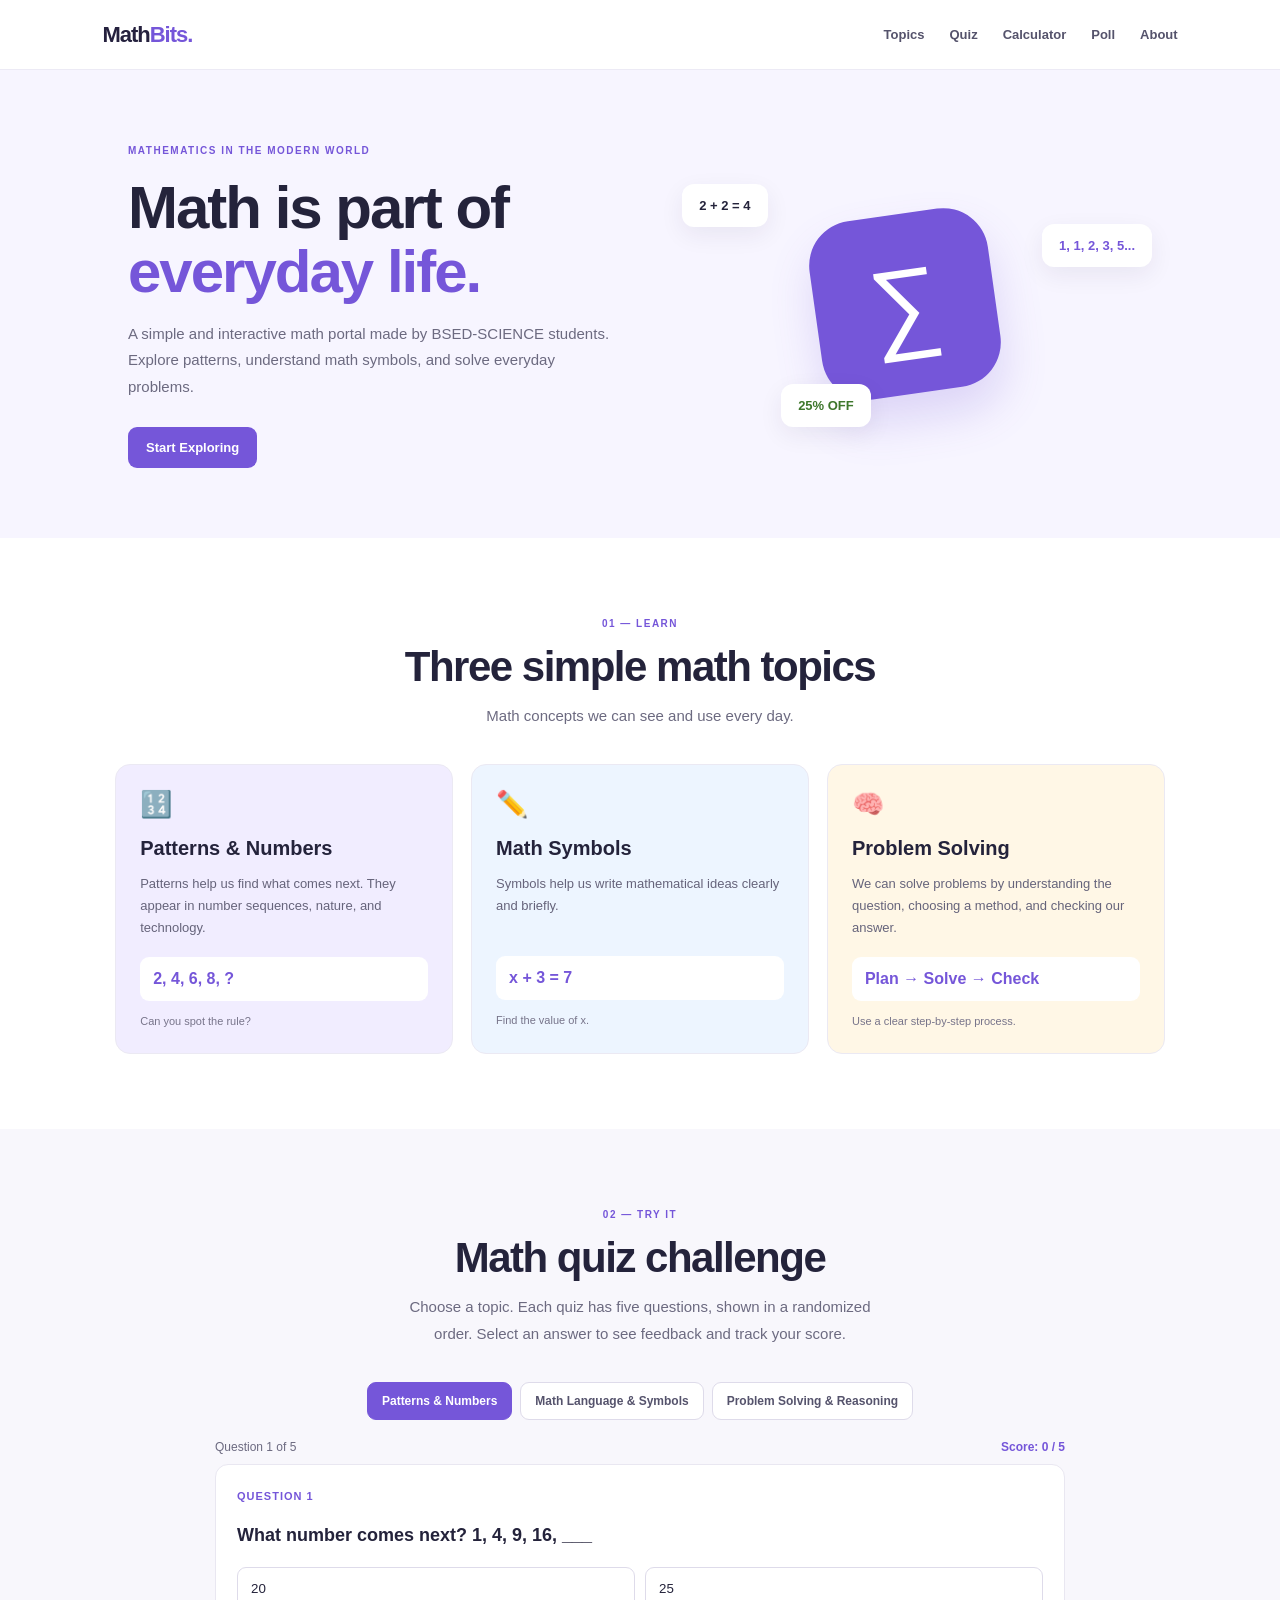
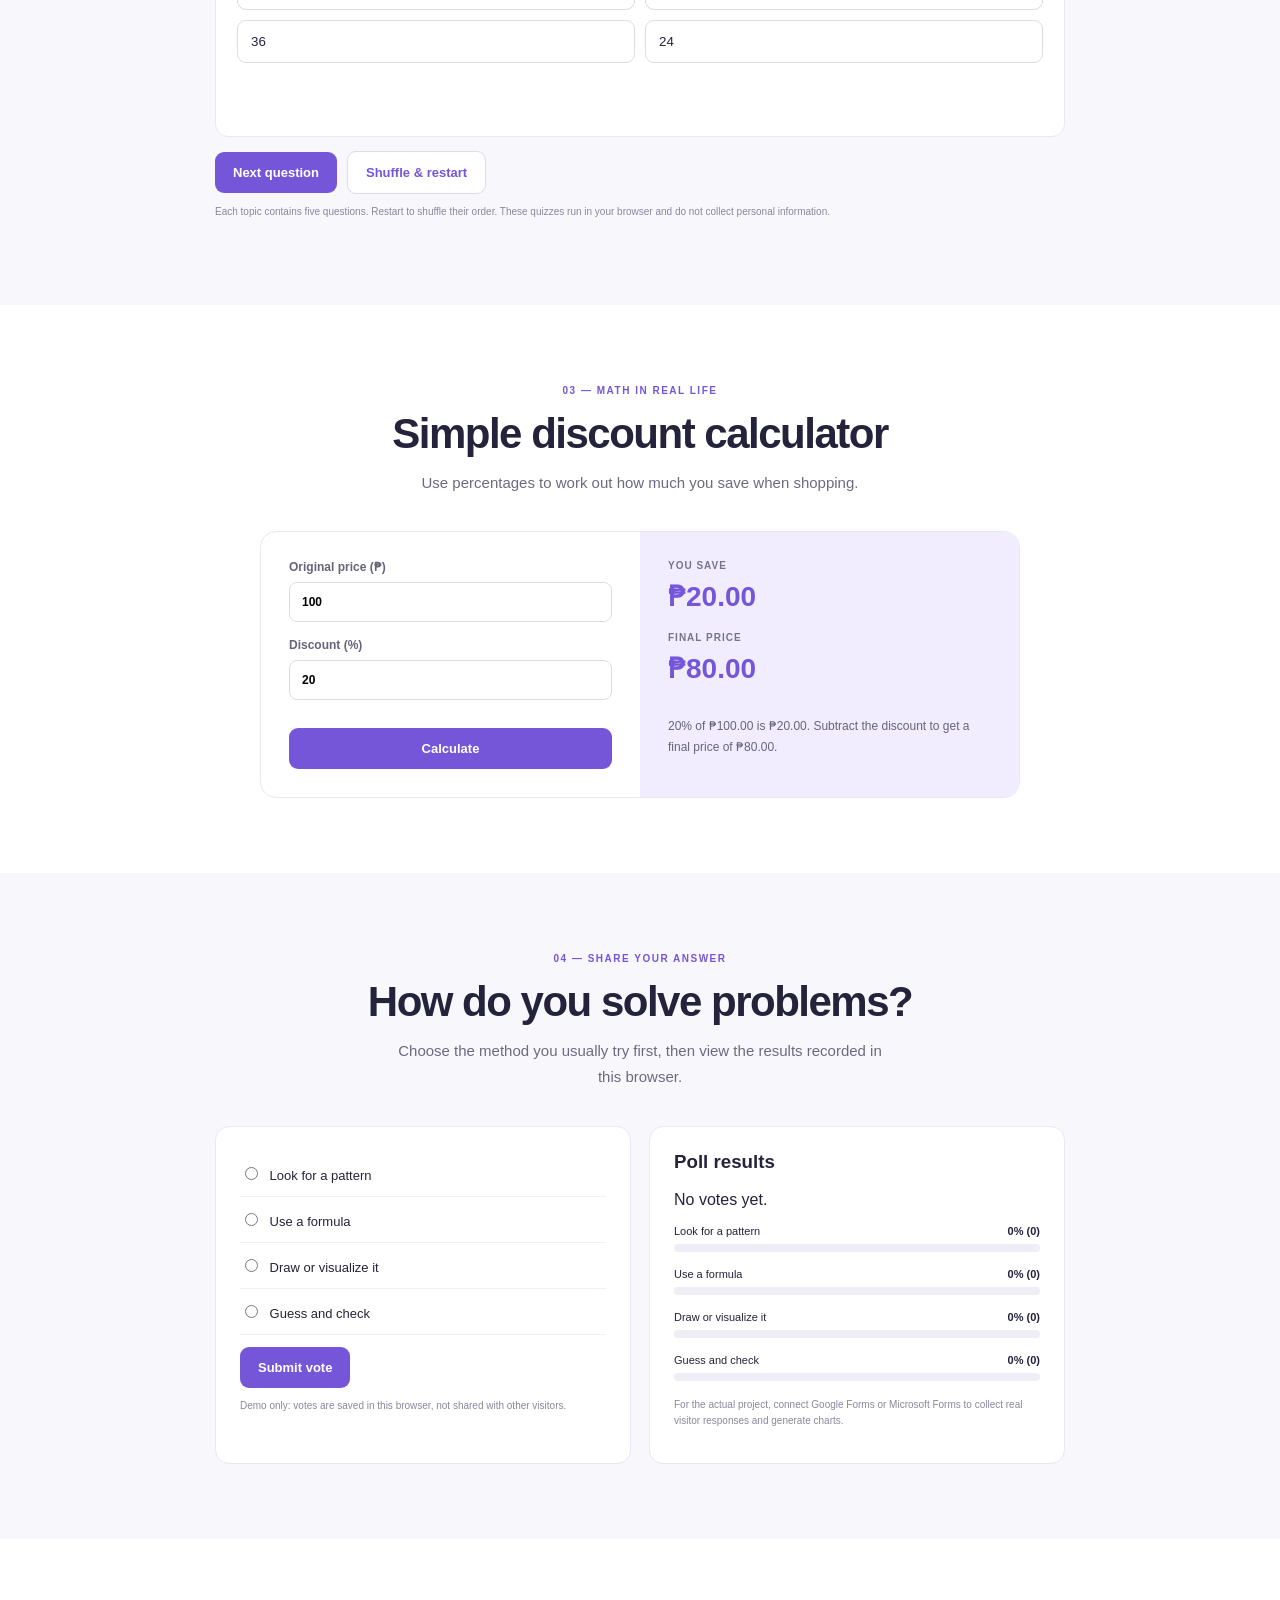
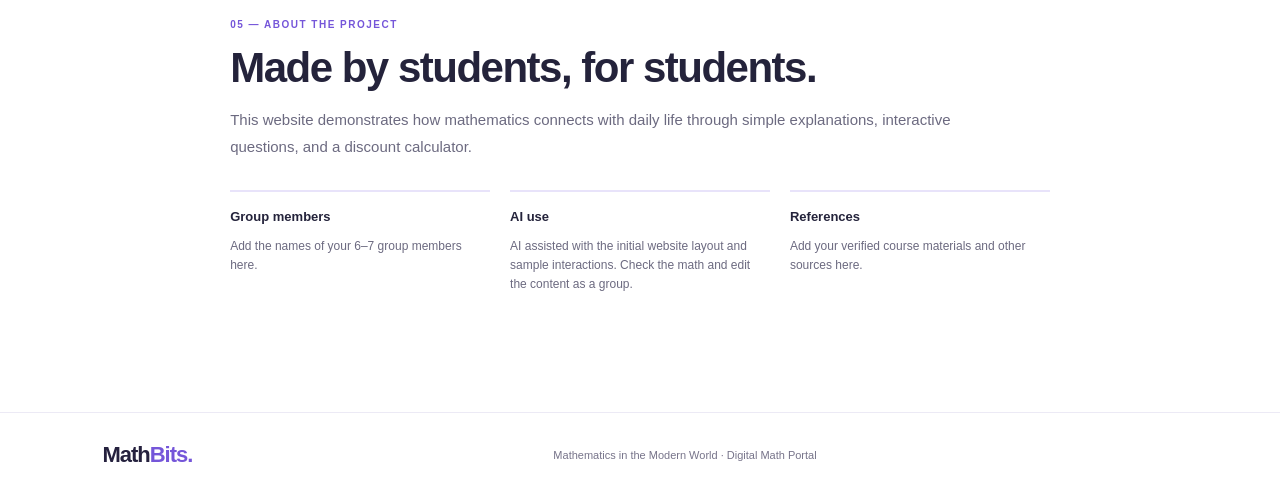
<file: index.html>
<!DOCTYPE html>
<html lang="en">

<head>
    <meta charset="UTF-8">
    <meta name="viewport" content="width=device-width, initial-scale=1.0">
    <title>MathBits | Math in Everyday Life</title>
    <link rel="stylesheet" href="style.css">
</head>

<body>
    <header><a href="#home" class="logo">Math<span>Bits.</span></a><button id="menuBtn"
            aria-label="Toggle menu">☰</button>
        <nav id="nav"><a href="#topics">Topics</a><a href="#quiz">Quiz</a><a href="#calculator">Calculator</a><a
                href="#poll">Poll</a><a href="#about">About</a></nav>
    </header>
    <main>
        <section class="hero" id="home">
            <div class="hero-text"><span class="tag">MATHEMATICS IN THE MODERN WORLD</span>
                <h1>Math is part of<br><span>everyday life.</span></h1>
                <p>A simple and interactive math portal made by BSED-SCIENCE students. Explore patterns, understand
                    math symbols, and solve everyday problems.</p><a class="btn" href="#topics">Start Exploring </a>
            </div>
            <div class="hero-shape">
                <div class="shape">∑</div>
                <div class="float f1">2 + 2 = 4</div>
                <div class="float f2">1, 1, 2, 3, 5...</div>
                <div class="float f3">25% OFF</div>
            </div>
        </section>
        <section class="section" id="topics">
            <div class="section-title"><span class="tag">01 — LEARN</span>
                <h2>Three simple math topics</h2>
                <p>Math concepts we can see and use every day.</p>
            </div>
            <div class="cards">
                <article class="card purple">
                    <div class="icon">🔢</div>
                    <h3>Patterns &amp; Numbers</h3>
                    <p>Patterns help us find what comes next. They appear in number sequences, nature, and technology.
                    </p>
                    <div class="example">2, 4, 6, 8, <b>?</b></div><small>Can you spot the rule?</small>
                </article>
                <article class="card blue">
                    <div class="icon">✏️</div>
                    <h3>Math Symbols</h3>
                    <p>Symbols help us write mathematical ideas clearly and briefly.</p>
                    <div class="example">x + 3 = 7</div><small>Find the value of x.</small>
                </article>
                <article class="card yellow">
                    <div class="icon">🧠</div>
                    <h3>Problem Solving</h3>
                    <p>We can solve problems by understanding the question, choosing a method, and checking our answer.
                    </p>
                    <div class="example">Plan → Solve → Check</div><small>Use a clear step-by-step process.</small>
                </article>
            </div>
        </section>
        <section class="section soft" id="quiz">
            <div class="section-title"><span class="tag">02 — TRY IT</span>
                <h2>Math quiz challenge</h2>
                <p>Choose a topic. Each quiz has five questions, shown in a randomized order. Select an answer to see
                    feedback and track your score.</p>
            </div>
            <div class="quiz-panel">
                <div class="quiz-tabs" role="group" aria-label="Choose quiz topic"><button class="quiz-tab active"
                        data-topic="patterns">Patterns &amp; Numbers</button><button class="quiz-tab"
                        data-topic="symbols">Math Language &amp; Symbols</button><button class="quiz-tab"
                        data-topic="reasoning">Problem Solving &amp; Reasoning</button></div>
                <div class="quiz-status"><span id="quizProgress">Question 1 of 5</span><strong id="quizScore">Score: 0 /
                        5</strong></div>
                <div id="quizQuestion" class="q" aria-live="polite"></div>
                <div class="quiz-controls"><button class="btn" id="nextQuestion" disabled>Next question
                        →</button><button class="btn btn-light" id="restartQuiz">Shuffle &amp; restart</button></div>
                <p class="note">Each topic contains five questions. Restart to shuffle their order. These quizzes run in
                    your browser and do not collect personal information.</p>
            </div>
        </section>
        <section class="section" id="calculator">
            <div class="section-title"><span class="tag">03 — MATH IN REAL LIFE</span>
                <h2>Simple discount calculator</h2>
                <p>Use percentages to work out how much you save when shopping.</p>
            </div>
            <div class="calc-box">
                <div class="calc-inputs"><label>Original price (₱)<input type="number" id="price" value="100"
                            min="0"></label><label>Discount (%)<input type="number" id="discount" value="20" min="0"
                            max="100"></label><button class="btn" id="calculate">Calculate</button></div>
                <div class="calc-answer"><span>YOU SAVE</span><strong id="save">₱20.00</strong><span>FINAL
                        PRICE</span><strong id="final">₱80.00</strong>
                    <p id="explain">20% of ₱100 is ₱20. The final price is ₱80.</p>
                </div>
            </div>
        </section>
        <section class="section soft" id="poll">
            <div class="section-title"><span class="tag">04 — SHARE YOUR ANSWER</span>
                <h2>How do you solve problems?</h2>
                <p>Choose the method you usually try first, then view the results recorded in this browser.</p>
            </div>
            <div class="poll-layout">
                <form class="poll-box" id="pollForm"><label><input type="radio" name="method" value="Look for a pattern"
                            required> Look for a pattern</label><label><input type="radio" name="method"
                            value="Use a formula"> Use a formula</label><label><input type="radio" name="method"
                            value="Draw it"> Draw or visualize it</label><label><input type="radio" name="method"
                            value="Guess and check"> Guess and check</label><button class="btn" type="submit">Submit
                        vote</button>
                    <p class="note">Demo only: votes are saved in this browser, not shared with other visitors.</p>
                </form>
                <div class="results">
                    <h3>Poll results</h3>
                    <p id="total">No votes yet.</p>
                    <div id="bars"></div>
                    <p class="note">For the actual project, connect Google Forms or Microsoft Forms to collect real
                        visitor responses and generate charts.</p>
                </div>
            </div>
        </section>
        <section class="section about" id="about"><span class="tag">05 — ABOUT THE PROJECT</span>
            <h2>Made by students, for students.</h2>
            <p>This website demonstrates how mathematics connects with daily life through simple explanations,
                interactive questions, and a discount calculator.</p>
            <div class="about-grid">
                <div><b>Group members</b>
                    <p>Add the names of your 6–7 group members here.</p>
                </div>
                <div><b>AI use</b>
                    <p>AI assisted with the initial website layout and sample interactions. Check the math and edit the
                        content as a group.</p>
                </div>
                <div><b>References</b>
                    <p>Add your verified course materials and other sources here.</p>
                </div>
            </div>
        </section>
    </main>
    <footer><a href="#home" class="logo">Math<span>Bits.</span></a>
        <p>Mathematics in the Modern World · Digital Math Portal</p><a href="#home"></a>
    </footer>
    <script src="script.js"></script>
</body>

</html>
</file>
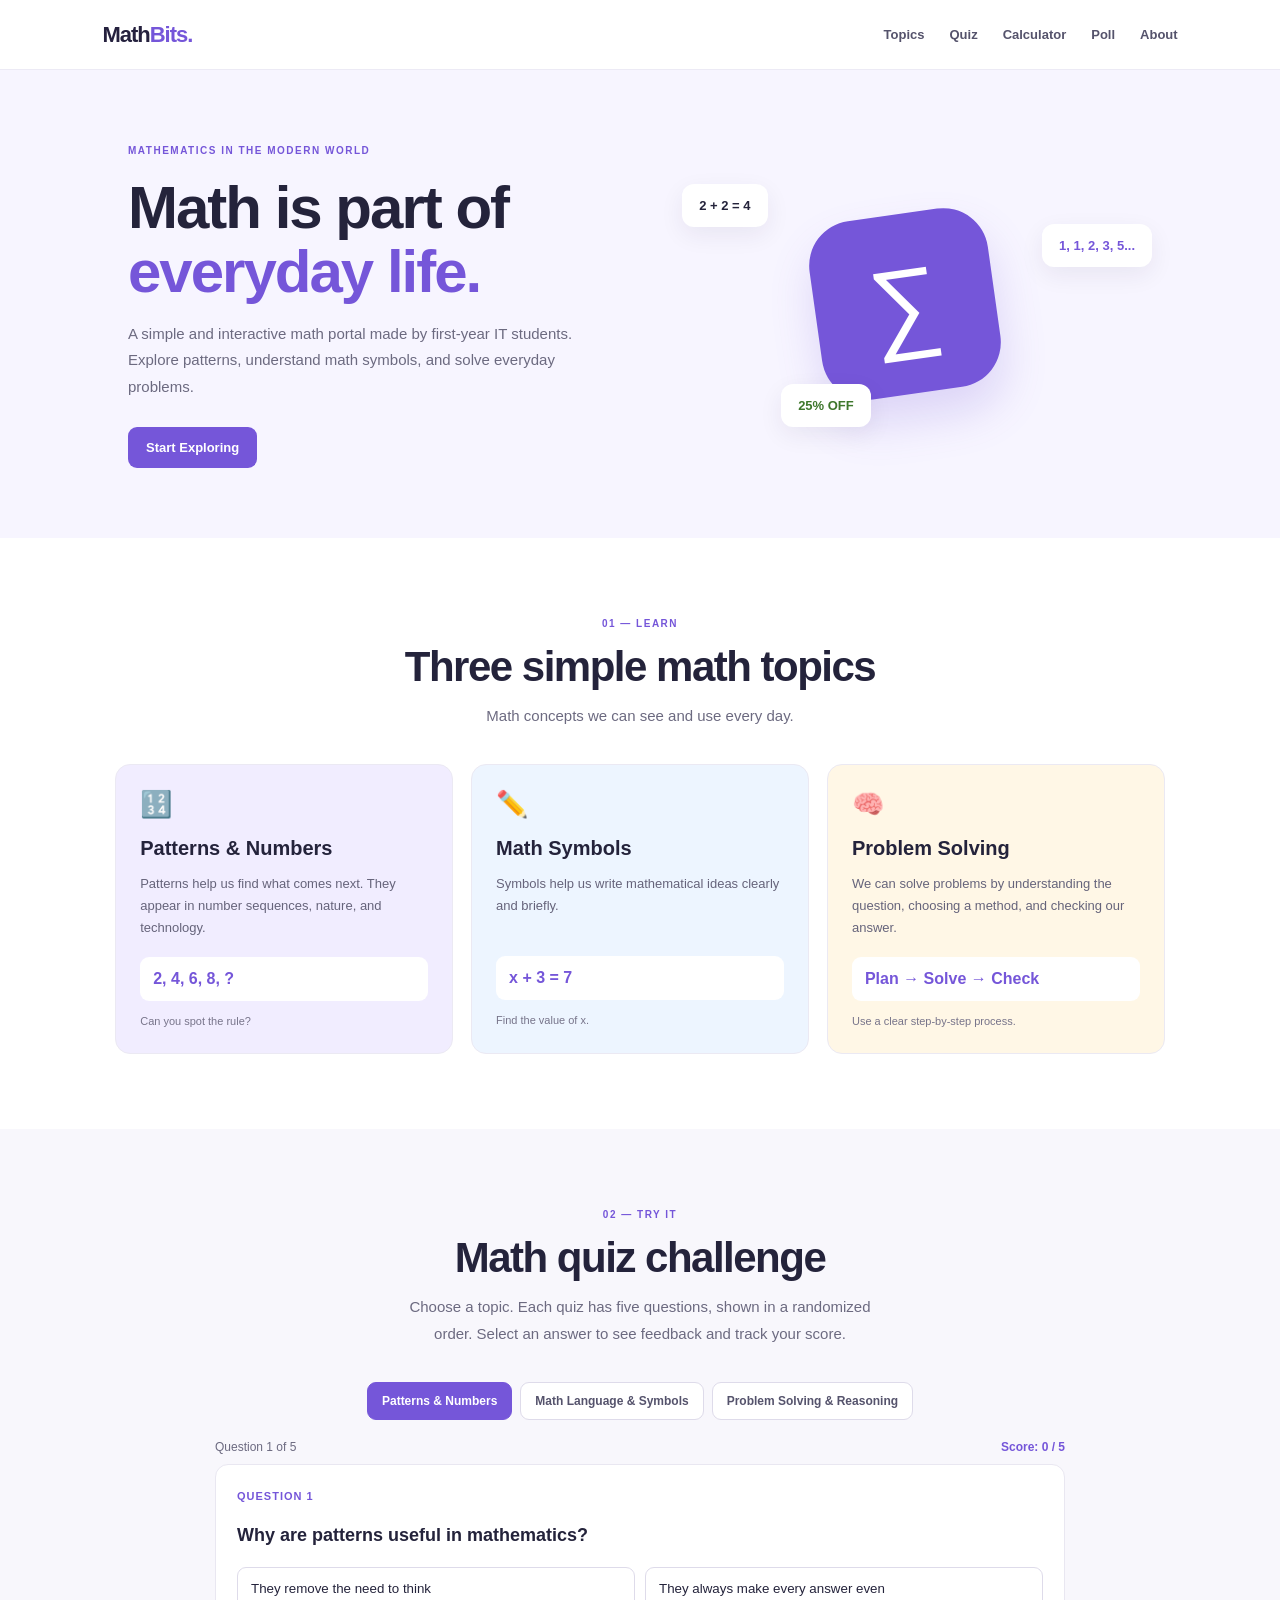
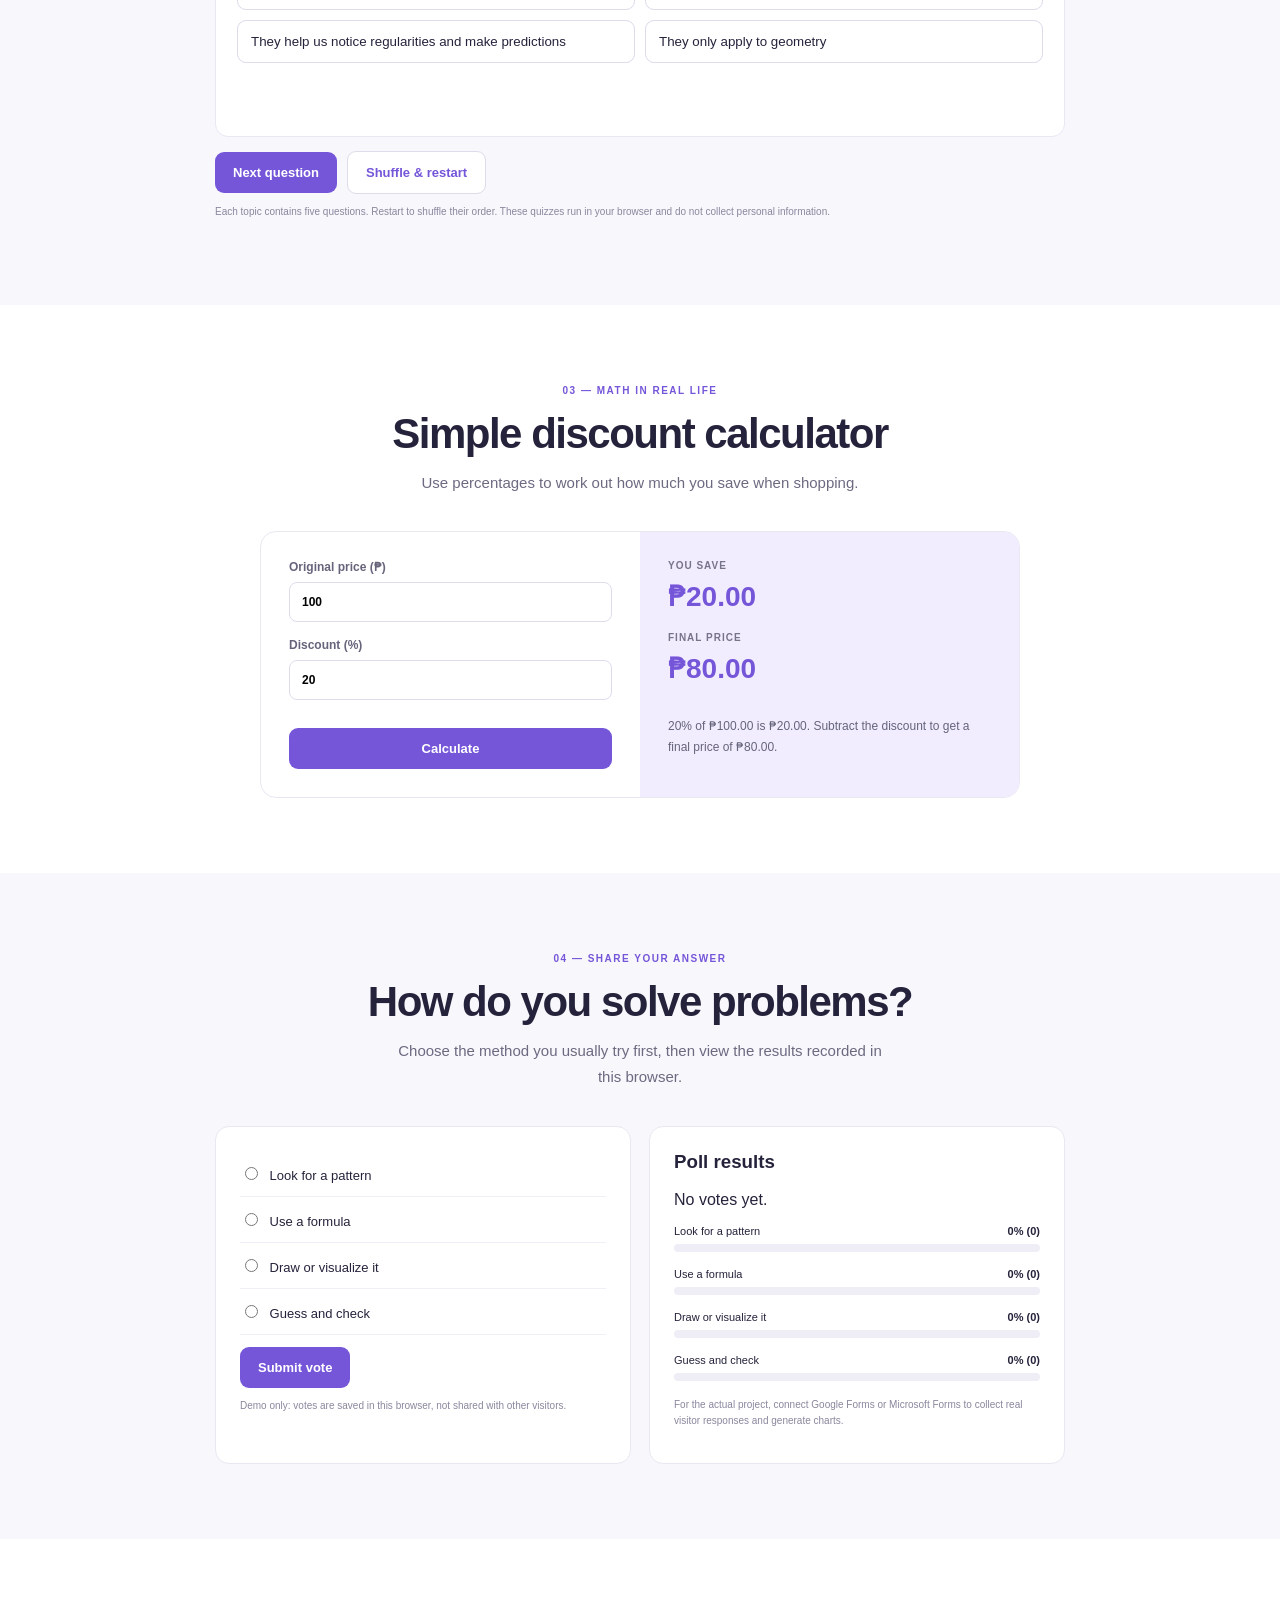
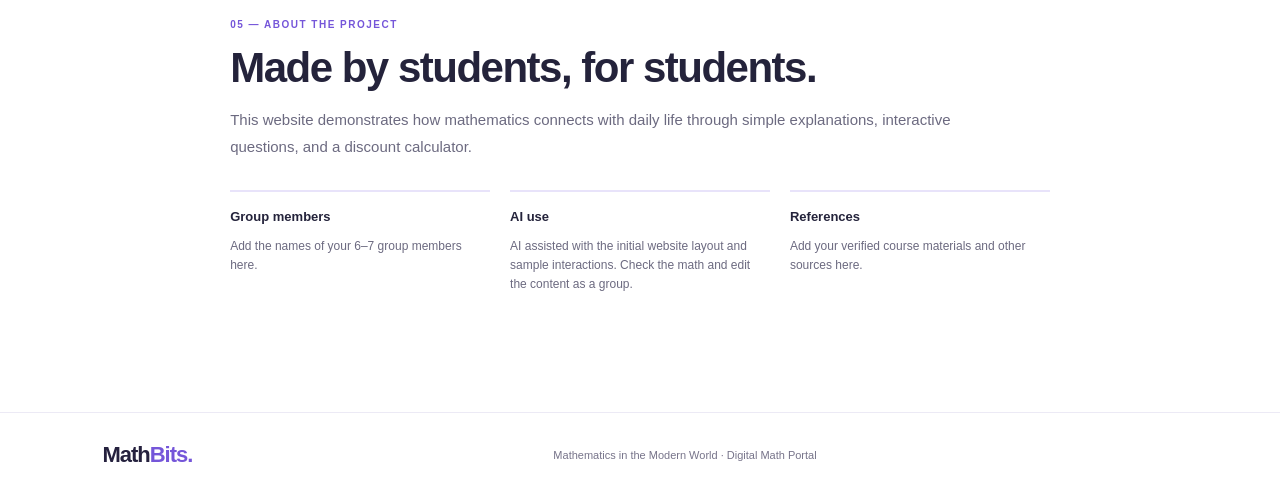
<file: MathBits/index.html>
<!DOCTYPE html>
<html lang="en">

<head>
    <meta charset="UTF-8">
    <meta name="viewport" content="width=device-width, initial-scale=1.0">
    <title>MathBits | Math in Everyday Life</title>
    <link rel="stylesheet" href="style.css">
</head>

<body>
    <header><a href="#home" class="logo">Math<span>Bits.</span></a><button id="menuBtn"
            aria-label="Toggle menu">☰</button>
        <nav id="nav"><a href="#topics">Topics</a><a href="#quiz">Quiz</a><a href="#calculator">Calculator</a><a
                href="#poll">Poll</a><a href="#about">About</a></nav>
    </header>
    <main>
        <section class="hero" id="home">
            <div class="hero-text"><span class="tag">MATHEMATICS IN THE MODERN WORLD</span>
                <h1>Math is part of<br><span>everyday life.</span></h1>
                <p>A simple and interactive math portal made by first-year IT students. Explore patterns, understand
                    math symbols, and solve everyday problems.</p><a class="btn" href="#topics">Start Exploring </a>
            </div>
            <div class="hero-shape">
                <div class="shape">∑</div>
                <div class="float f1">2 + 2 = 4</div>
                <div class="float f2">1, 1, 2, 3, 5...</div>
                <div class="float f3">25% OFF</div>
            </div>
        </section>
        <section class="section" id="topics">
            <div class="section-title"><span class="tag">01 — LEARN</span>
                <h2>Three simple math topics</h2>
                <p>Math concepts we can see and use every day.</p>
            </div>
            <div class="cards">
                <article class="card purple">
                    <div class="icon">🔢</div>
                    <h3>Patterns &amp; Numbers</h3>
                    <p>Patterns help us find what comes next. They appear in number sequences, nature, and technology.
                    </p>
                    <div class="example">2, 4, 6, 8, <b>?</b></div><small>Can you spot the rule?</small>
                </article>
                <article class="card blue">
                    <div class="icon">✏️</div>
                    <h3>Math Symbols</h3>
                    <p>Symbols help us write mathematical ideas clearly and briefly.</p>
                    <div class="example">x + 3 = 7</div><small>Find the value of x.</small>
                </article>
                <article class="card yellow">
                    <div class="icon">🧠</div>
                    <h3>Problem Solving</h3>
                    <p>We can solve problems by understanding the question, choosing a method, and checking our answer.
                    </p>
                    <div class="example">Plan → Solve → Check</div><small>Use a clear step-by-step process.</small>
                </article>
            </div>
        </section>
        <section class="section soft" id="quiz">
            <div class="section-title"><span class="tag">02 — TRY IT</span>
                <h2>Math quiz challenge</h2>
                <p>Choose a topic. Each quiz has five questions, shown in a randomized order. Select an answer to see
                    feedback and track your score.</p>
            </div>
            <div class="quiz-panel">
                <div class="quiz-tabs" role="group" aria-label="Choose quiz topic"><button class="quiz-tab active"
                        data-topic="patterns">Patterns &amp; Numbers</button><button class="quiz-tab"
                        data-topic="symbols">Math Language &amp; Symbols</button><button class="quiz-tab"
                        data-topic="reasoning">Problem Solving &amp; Reasoning</button></div>
                <div class="quiz-status"><span id="quizProgress">Question 1 of 5</span><strong id="quizScore">Score: 0 /
                        5</strong></div>
                <div id="quizQuestion" class="q" aria-live="polite"></div>
                <div class="quiz-controls"><button class="btn" id="nextQuestion" disabled>Next question
                        →</button><button class="btn btn-light" id="restartQuiz">Shuffle &amp; restart</button></div>
                <p class="note">Each topic contains five questions. Restart to shuffle their order. These quizzes run in
                    your browser and do not collect personal information.</p>
            </div>
        </section>
        <section class="section" id="calculator">
            <div class="section-title"><span class="tag">03 — MATH IN REAL LIFE</span>
                <h2>Simple discount calculator</h2>
                <p>Use percentages to work out how much you save when shopping.</p>
            </div>
            <div class="calc-box">
                <div class="calc-inputs"><label>Original price (₱)<input type="number" id="price" value="100"
                            min="0"></label><label>Discount (%)<input type="number" id="discount" value="20" min="0"
                            max="100"></label><button class="btn" id="calculate">Calculate</button></div>
                <div class="calc-answer"><span>YOU SAVE</span><strong id="save">₱20.00</strong><span>FINAL
                        PRICE</span><strong id="final">₱80.00</strong>
                    <p id="explain">20% of ₱100 is ₱20. The final price is ₱80.</p>
                </div>
            </div>
        </section>
        <section class="section soft" id="poll">
            <div class="section-title"><span class="tag">04 — SHARE YOUR ANSWER</span>
                <h2>How do you solve problems?</h2>
                <p>Choose the method you usually try first, then view the results recorded in this browser.</p>
            </div>
            <div class="poll-layout">
                <form class="poll-box" id="pollForm"><label><input type="radio" name="method" value="Look for a pattern"
                            required> Look for a pattern</label><label><input type="radio" name="method"
                            value="Use a formula"> Use a formula</label><label><input type="radio" name="method"
                            value="Draw it"> Draw or visualize it</label><label><input type="radio" name="method"
                            value="Guess and check"> Guess and check</label><button class="btn" type="submit">Submit
                        vote</button>
                    <p class="note">Demo only: votes are saved in this browser, not shared with other visitors.</p>
                </form>
                <div class="results">
                    <h3>Poll results</h3>
                    <p id="total">No votes yet.</p>
                    <div id="bars"></div>
                    <p class="note">For the actual project, connect Google Forms or Microsoft Forms to collect real
                        visitor responses and generate charts.</p>
                </div>
            </div>
        </section>
        <section class="section about" id="about"><span class="tag">05 — ABOUT THE PROJECT</span>
            <h2>Made by students, for students.</h2>
            <p>This website demonstrates how mathematics connects with daily life through simple explanations,
                interactive questions, and a discount calculator.</p>
            <div class="about-grid">
                <div><b>Group members</b>
                    <p>Add the names of your 6–7 group members here.</p>
                </div>
                <div><b>AI use</b>
                    <p>AI assisted with the initial website layout and sample interactions. Check the math and edit the
                        content as a group.</p>
                </div>
                <div><b>References</b>
                    <p>Add your verified course materials and other sources here.</p>
                </div>
            </div>
        </section>
    </main>
    <footer><a href="#home" class="logo">Math<span>Bits.</span></a>
        <p>Mathematics in the Modern World · Digital Math Portal</p><a href="#home"></a>
    </footer>
    <script src="script.js"></script>
</body>

</html>
</file>
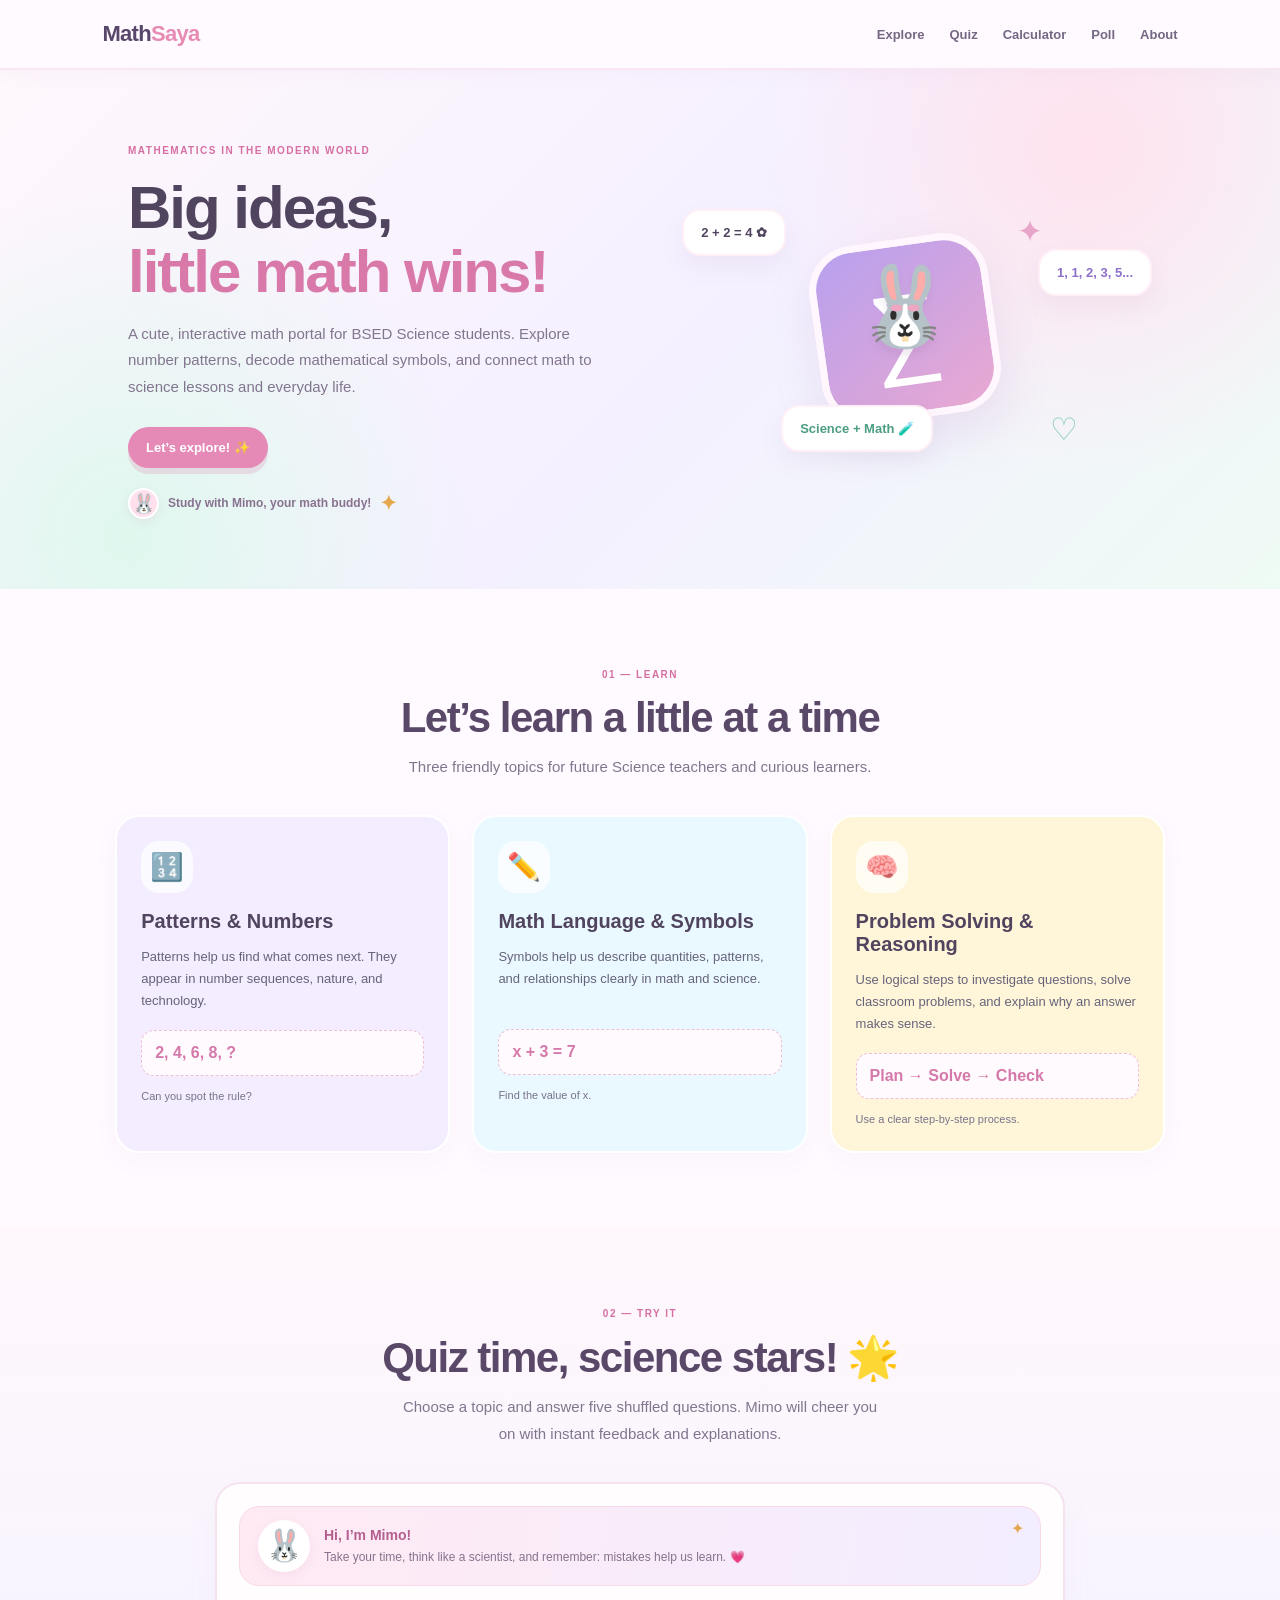
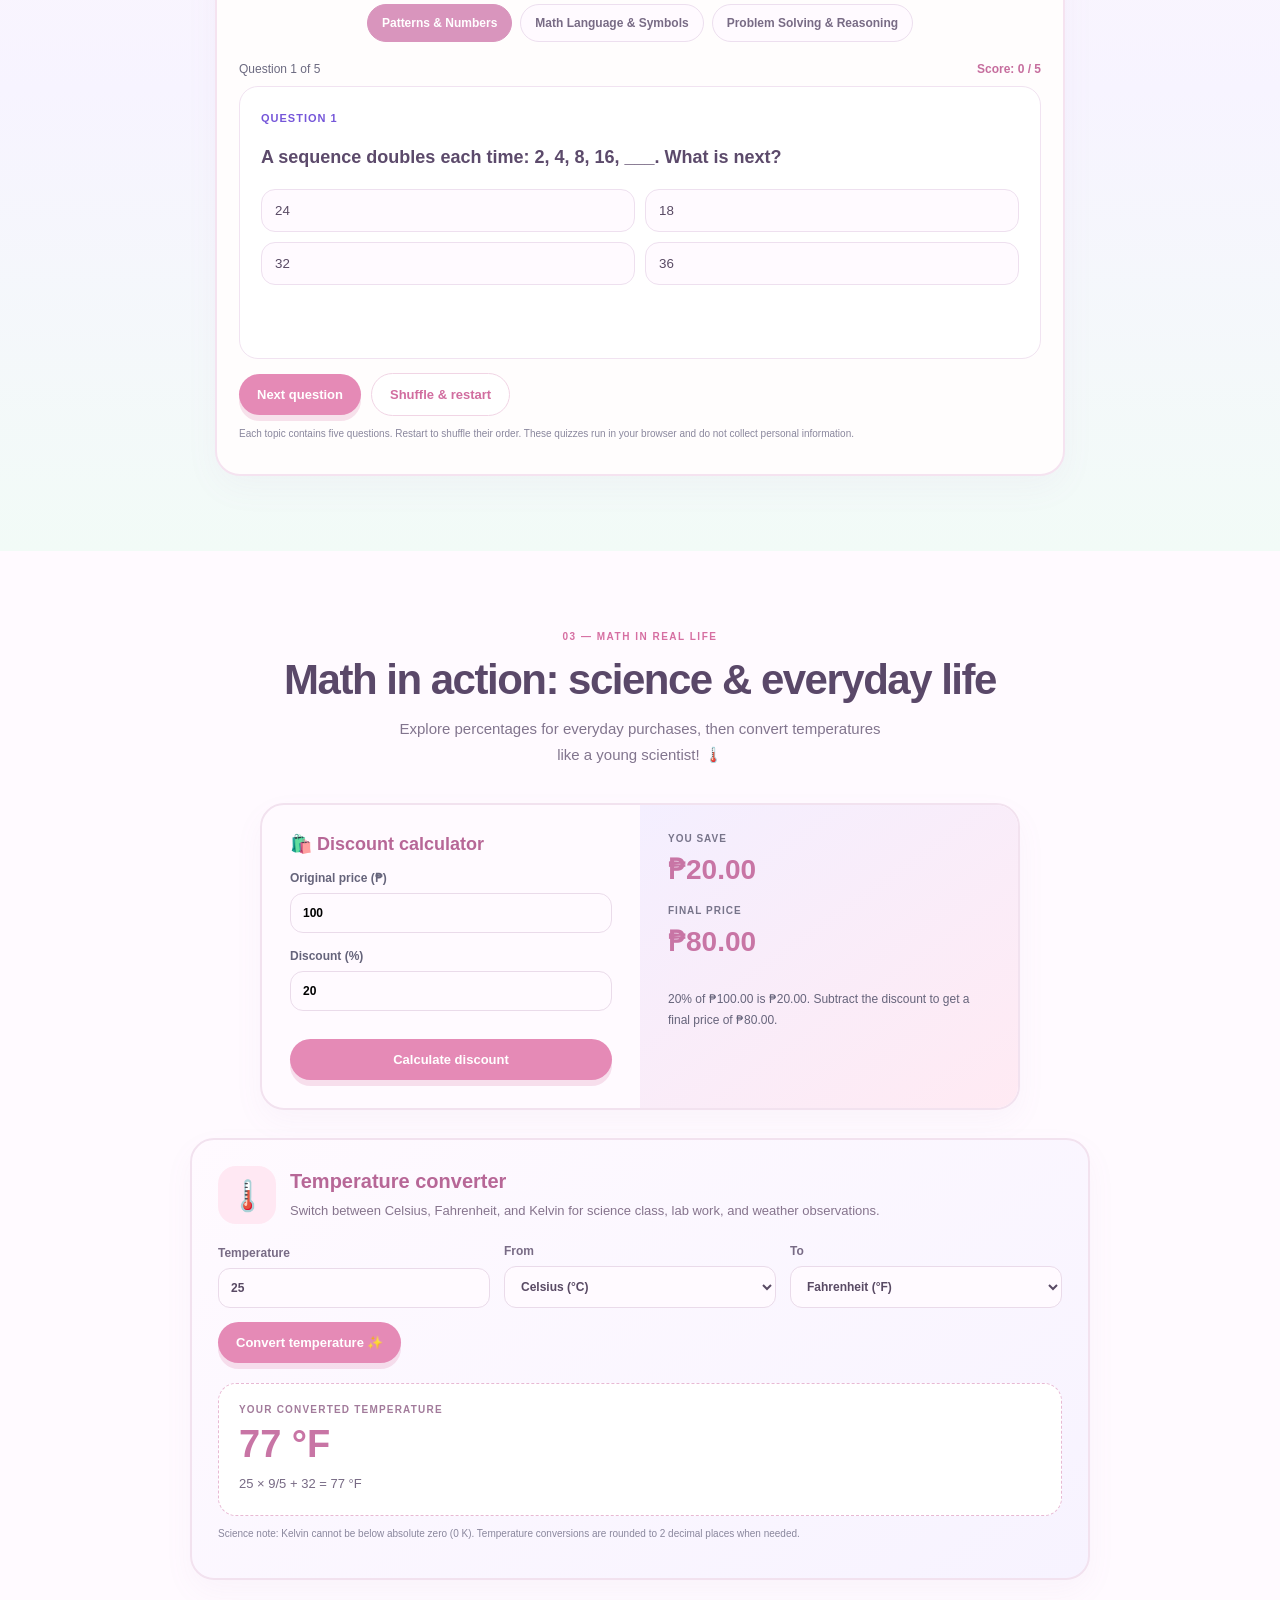
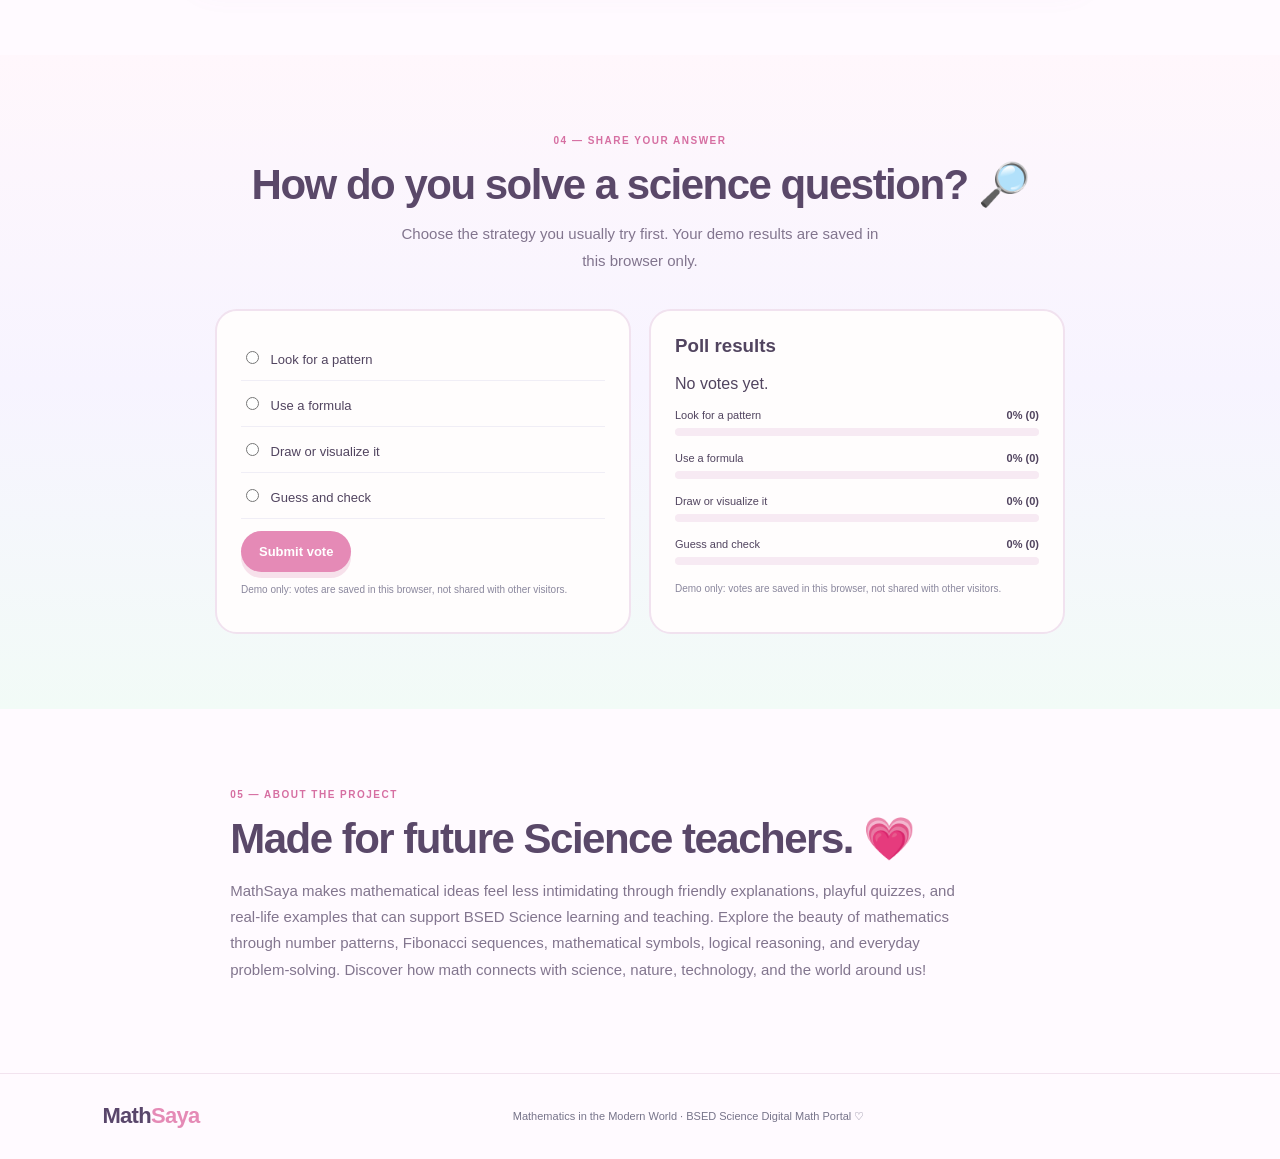
<file: MathSaya/index.html>
<!DOCTYPE html>
<html lang="en">

<head>
    <meta charset="UTF-8">
    <meta name="viewport" content="width=device-width, initial-scale=1.0">
    <title>MathSaya</title>
    <link rel="stylesheet" href="style.css">
</head>

<body>
    <header><a href="#home" class="logo">Math<span>Saya</span></a><button id="menuBtn"
            aria-label="Toggle menu">☰</button>
        <nav id="nav"><a href="#topics">Explore</a><a href="#quiz">Quiz</a><a href="#calculator">Calculator</a><a
                href="#poll">Poll</a><a href="#about">About</a></nav>
    </header>
    <main>
        <section class="hero" id="home">
            <div class="hero-text"><span class="tag">MATHEMATICS IN THE MODERN WORLD</span>
                <h1>Big ideas,<br><span>little math wins!</span></h1>
                <p>A cute, interactive math portal for BSED Science students. Explore number patterns, decode
                    mathematical symbols, and connect math to science lessons and everyday life.</p><a class="btn"
                    href="#topics">Let’s explore! ✨</a>
                <div class="hero-buddy-line"><span class="mini-avatar">🐰</span><span>Study with Mimo, your math
                        buddy!</span><span class="sparkle">✦</span></div>
            </div>
            <div class="hero-shape">
                <div class="orbit orbit-one">✦</div>
                <div class="orbit orbit-two">♡</div>
                <div class="shape">∑</div>
                <div class="buddy" aria-label="Cute bunny mascot">🐰<span class="buddy-cheek left"></span><span
                        class="buddy-cheek right"></span></div>
                <div class="float f1">2 + 2 = 4 ✿</div>
                <div class="float f2">1, 1, 2, 3, 5...</div>
                <div class="float f3">Science + Math 🧪</div>
            </div>
        </section>
        <section class="section" id="topics">
            <div class="section-title"><span class="tag">01 — LEARN</span>
                <h2>Let’s learn a little at a time</h2>
                <p>Three friendly topics for future Science teachers and curious learners.</p>
            </div>
            <div class="cards">
                <article class="card purple">
                    <div class="icon">🔢</div>
                    <h3>Patterns &amp; Numbers</h3>
                    <p>Patterns help us find what comes next. They appear in number sequences, nature, and technology.
                    </p>
                    <div class="example">2, 4, 6, 8, <b>?</b></div><small>Can you spot the rule?</small>
                </article>
                <article class="card blue">
                    <div class="icon">✏️</div>
                    <h3>Math Language &amp; Symbols</h3>
                    <p>Symbols help us describe quantities, patterns, and relationships clearly in math and science.</p>
                    <div class="example">x + 3 = 7</div><small>Find the value of x.</small>
                </article>
                <article class="card yellow">
                    <div class="icon">🧠</div>
                    <h3>Problem Solving &amp; Reasoning</h3>
                    <p>Use logical steps to investigate questions, solve classroom problems, and explain why an answer
                        makes sense.</p>
                    <div class="example">Plan → Solve → Check</div><small>Use a clear step-by-step process.</small>
                </article>
            </div>
        </section>
        <section class="section soft" id="quiz">
            <div class="section-title"><span class="tag">02 — TRY IT</span>
                <h2>Quiz time, science stars! 🌟</h2>
                <p>Choose a topic and answer five shuffled questions. Mimo will cheer you on with instant feedback and
                    explanations.</p>
            </div>
            <div class="quiz-panel">
                <div class="mascot-note">
                    <div class="mascot-avatar">🐰</div>
                    <div><strong>Hi, I’m Mimo!</strong>
                        <p>Take your time, think like a scientist, and remember: mistakes help us learn. 💗</p>
                    </div><span class="note-star">✦</span>
                </div>
                <div class="quiz-tabs" role="group" aria-label="Choose quiz topic"><button class="quiz-tab active"
                        data-topic="patterns">Patterns &amp; Numbers</button><button class="quiz-tab"
                        data-topic="symbols">Math Language &amp; Symbols</button><button class="quiz-tab"
                        data-topic="reasoning">Problem Solving &amp; Reasoning</button></div>
                <div class="quiz-status"><span id="quizProgress">Question 1 of 5</span><strong id="quizScore">Score: 0 /
                        5</strong></div>
                <div id="quizQuestion" class="q" aria-live="polite"></div>
                <div class="quiz-controls"><button class="btn" id="nextQuestion" disabled>Next question
                        →</button><button class="btn btn-light" id="restartQuiz">Shuffle &amp; restart</button></div>
                <p class="note">Each topic contains five questions. Restart to shuffle their order. These quizzes run in
                    your browser and do not collect personal information.</p>
            </div>
        </section>
        <section class="section" id="calculator">
            <div class="section-title"><span class="tag">03 — MATH IN REAL LIFE</span>
                <h2>Math in action: science &amp; everyday life</h2>
                <p>Explore percentages for everyday purchases, then convert temperatures like a young scientist! 🌡️</p>
            </div>
            <div class="calc-box">
                <div class="calc-inputs">
                    <h3>🛍️ Discount calculator</h3><label>Original price (₱)<input type="number" id="price" value="100"
                            min="0"></label><label>Discount (%)<input type="number" id="discount" value="20" min="0"
                            max="100"></label><button class="btn" id="calculate">Calculate discount</button>
                </div>
                <div class="calc-answer"><span>YOU SAVE</span><strong id="save">₱20.00</strong><span>FINAL
                        PRICE</span><strong id="final">₱80.00</strong>
                    <p id="explain">20% of ₱100 is ₱20. The final price is ₱80.</p>
                </div>
            </div>
            <div class="temp-box">
                <div class="temp-heading"><span class="temp-emoji">🌡️</span>
                    <div>
                        <h3>Temperature converter</h3>
                        <p>Switch between Celsius, Fahrenheit, and Kelvin for science class, lab work, and weather
                            observations.</p>
                    </div>
                </div>
                <div class="temp-controls"><label>Temperature<input type="number" id="tempValue" value="25" step="any"
                            aria-label="Temperature value"></label><label>From<select id="tempFrom">
                            <option value="C">Celsius (°C)</option>
                            <option value="F">Fahrenheit (°F)</option>
                            <option value="K">Kelvin (K)</option>
                        </select></label><label>To<select id="tempTo">
                            <option value="F">Fahrenheit (°F)</option>
                            <option value="C">Celsius (°C)</option>
                            <option value="K">Kelvin (K)</option>
                        </select></label><button class="btn" id="convertTemp">Convert temperature ✨</button></div>
                <div class="temp-result" aria-live="polite"><span>YOUR CONVERTED TEMPERATURE</span><strong
                        id="tempResult">77 °F</strong>
                    <p id="tempExplain">25 °C × 9/5 + 32 = 77 °F</p>
                </div>
                <p class="note">Science note: Kelvin cannot be below absolute zero (0 K). Temperature conversions are
                    rounded to 2 decimal places when needed.</p>
            </div>
        </section>
        <section class="section soft" id="poll">
            <div class="section-title"><span class="tag">04 — SHARE YOUR ANSWER</span>
                <h2>How do you solve a science question? 🔎</h2>
                <p>Choose the strategy you usually try first. Your demo results are saved in this browser only.</p>
            </div>
            <div class="poll-layout">
                <form class="poll-box" id="pollForm"><label><input type="radio" name="method" value="Look for a pattern"
                            required> Look for a pattern</label><label><input type="radio" name="method"
                            value="Use a formula"> Use a formula</label><label><input type="radio" name="method"
                            value="Draw it"> Draw or visualize it</label><label><input type="radio" name="method"
                            value="Guess and check"> Guess and check</label><button class="btn" type="submit">Submit
                        vote</button>
                    <p class="note">Demo only: votes are saved in this browser, not shared with other visitors.</p>
                </form>
                <div class="results">
                    <h3>Poll results</h3>
                    <p id="total">No votes yet.</p>
                    <div id="bars"></div>
                    <p class="note">Demo only: votes are saved in this browser, not shared with other visitors.</p>
                </div>
            </div>
        </section>
        <section class="section about" id="about"><span class="tag">05 — ABOUT THE PROJECT</span>
            <h2>Made for future Science teachers. 💗</h2>
            <p>MathSaya makes mathematical ideas feel less intimidating through friendly explanations, playful quizzes,
                and real-life examples that can support BSED Science learning and teaching. Explore the beauty of
                mathematics through number patterns, Fibonacci sequences, mathematical symbols, logical reasoning, and
                everyday problem-solving. Discover how math connects with science, nature, technology, and the world
                around us!</p>
        </section>
    </main>
    <footer><a href="#home" class="logo">Math<span>Saya</span></a>
        <p>Mathematics in the Modern World · BSED Science Digital Math Portal ♡</p><a href="#home"></a>
    </footer>
    <script src="script.js"></script>
</body>

</html>
</file>
<file: style.css>
*{box-sizing:border-box}html{scroll-behavior:smooth;scroll-padding-top:80px}body{margin:0;font-family:Arial,Helvetica,sans-serif;color:#24233b;background:#fff}header{height:70px;display:flex;align-items:center;justify-content:space-between;padding:0 8%;border-bottom:1px solid #eceaf5;background:#fff;position:sticky;top:0;z-index:5}.logo{font-size:22px;font-weight:800;color:#25213e;text-decoration:none;letter-spacing:-1px}.logo span{color:#7556d9}nav{display:flex;gap:25px}nav a{font-size:13px;text-decoration:none;color:#55536c;font-weight:600}nav a:hover{color:#7556d9}#menuBtn{display:none;background:none;border:0;font-size:22px}.hero{padding:70px 10%;min-height:460px;display:grid;grid-template-columns:1fr 1fr;align-items:center;gap:35px;background:#f7f5ff;overflow:hidden}.tag{font-size:10px;font-weight:800;letter-spacing:1.5px;color:#7556d9}.hero h1{font-size:clamp(40px,5vw,60px);line-height:1.06;letter-spacing:-2px;margin:18px 0}.hero h1 span{color:#7556d9}.hero p,.section-title p,.about>p{font-size:15px;color:#6c6a80;line-height:1.75;max-width:490px}.btn{display:inline-block;border:0;border-radius:9px;background:#7556d9;color:#fff;text-decoration:none;padding:13px 18px;font-weight:700;font-size:13px;cursor:pointer;margin-top:12px}.btn:hover{background:#6041c1}.hero-shape{height:290px;position:relative;display:grid;place-items:center}.shape{width:180px;height:180px;border-radius:45px;display:grid;place-items:center;background:#7556d9;color:white;font-size:100px;box-shadow:0 25px 45px #7556d933;transform:rotate(-8deg)}.float{position:absolute;background:white;padding:14px 17px;border-radius:12px;box-shadow:0 8px 25px #29204b12;font-size:13px;font-weight:700}.f1{top:25px;left:5%}.f2{right:0;top:65px;color:#7556d9}.f3{bottom:22px;left:25%;color:#3e772c}.section{padding:75px 9%}.soft{background:#f8f7fc}.section-title{text-align:center;margin-bottom:35px}.section-title h2,.about h2{font-size:clamp(29px,4vw,42px);letter-spacing:-1.5px;margin:12px 0}.section-title p{margin:0 auto}.cards{display:grid;grid-template-columns:repeat(3,1fr);gap:18px}.card{padding:24px;border-radius:15px;border:1px solid #ebe9f3}.purple{background:#f1edff}.blue{background:#edf5ff}.yellow{background:#fff7e6}.icon{font-size:26px;margin-bottom:17px}.card h3{font-size:20px;margin:0 0 10px}.card p{font-size:13px;line-height:1.7;color:#66647b;min-height:65px}.example{background:#fff;border-radius:9px;padding:13px;font-weight:800;color:#7556d9;margin:18px 0 10px}.card small{font-size:11px;color:#77748a}.quiz-box{max-width:780px;margin:auto;display:grid;gap:14px}.q{background:white;border:1px solid #e9e7f1;border-radius:13px;padding:21px}.q>strong{font-size:11px;color:#7556d9;text-transform:uppercase;letter-spacing:1px}.q p{font-size:14px}.options{display:flex;gap:10px;flex-wrap:wrap}.options button{padding:10px 20px;border:1px solid #dedbea;background:#fff;border-radius:8px;cursor:pointer}.options button:hover{border-color:#7556d9}.options button.correct{background:#e9f8e2;border-color:#78bd5a}.options button.wrong{background:#fff0ed;border-color:#e4a197}.feedback{font-size:12px;color:#68667e;min-height:16px}.calc-box{max-width:760px;margin:auto;display:grid;grid-template-columns:1fr 1fr;border:1px solid #e9e7f1;border-radius:16px;overflow:hidden}.calc-inputs{padding:28px;display:flex;flex-direction:column;gap:16px}.calc-inputs label{font-size:12px;font-weight:700;color:#66647b}.calc-inputs input{display:block;width:100%;padding:12px;border:1px solid #dedbea;border-radius:8px;margin-top:8px;font:inherit}.calc-answer{background:#f1edff;padding:28px;display:flex;flex-direction:column;gap:9px}.calc-answer span{font-size:10px;letter-spacing:1px;color:#77748a;font-weight:700}.calc-answer strong{font-size:28px;color:#7556d9;margin-bottom:10px}.calc-answer p{font-size:12px;line-height:1.7;color:#66647b}.poll-layout{max-width:850px;margin:auto;display:grid;grid-template-columns:1fr 1fr;gap:18px}.poll-box,.results{padding:24px;background:white;border:1px solid #e9e7f1;border-radius:14px}.poll-box label{display:block;font-size:13px;padding:13px 0;border-bottom:1px solid #f0eef6}.poll-box input{accent-color:#7556d9;margin-right:8px}.note{font-size:10px;line-height:1.6;color:#8a879d}.results h3{margin-top:0}.bar-row{margin:16px 0}.bar-label{display:flex;justify-content:space-between;font-size:11px;margin-bottom:7px}.bar-bg{height:8px;background:#efedf6;border-radius:20px;overflow:hidden}.bar-fill{height:100%;background:#7556d9;border-radius:20px}.about{max-width:1050px;margin:auto}.about>p{max-width:750px}.about-grid{display:grid;grid-template-columns:repeat(3,1fr);gap:20px;margin:30px 0}.about-grid>div{border-top:2px solid #e8e3fa;padding-top:15px}.about-grid b{font-size:13px}.about-grid p{font-size:12px;line-height:1.6;color:#6c6a80}footer{padding:25px 8%;display:flex;align-items:center;justify-content:space-between;gap:15px;border-top:1px solid #eceaf5}footer p,footer>a:last-child{font-size:11px;color:#77748a;text-decoration:none}@media(max-width:700px){header{padding:0 6%}#menuBtn{display:block}nav{display:none;position:absolute;top:70px;left:0;right:0;padding:20px 7%;background:#fff;border-bottom:1px solid #eee;flex-direction:column;gap:18px}nav.open{display:flex}.hero{grid-template-columns:1fr;padding:55px 7% 35px}.hero-shape{height:250px}.shape{width:145px;height:145px;font-size:80px}.f1{left:0}.f2{right:0}.cards,.poll-layout,.calc-box,.about-grid{grid-template-columns:1fr}.section{padding:60px 6%}.card p{min-height:0}.calc-answer{padding:24px}.about{padding-left:7%;padding-right:7%}footer{padding:22px 6%;flex-wrap:wrap}footer p{order:3;width:100%;margin-bottom:0}}.quiz-panel{max-width:850px;margin:auto}.quiz-tabs{display:flex;gap:8px;flex-wrap:wrap;justify-content:center;margin-bottom:20px}.quiz-tab{border:1px solid #dedbea;background:#fff;color:#55536c;border-radius:9px;padding:11px 14px;font-size:12px;font-weight:700;cursor:pointer}.quiz-tab.active,.quiz-tab:hover{background:#7556d9;color:#fff;border-color:#7556d9}.quiz-status{display:flex;justify-content:space-between;gap:15px;font-size:12px;color:#6c6a80;margin:0 0 10px}.quiz-status strong{color:#7556d9}.quiz-question-text{font-size:18px!important;font-weight:700;line-height:1.5}.quiz-answer-options{display:grid;grid-template-columns:1fr 1fr;gap:10px;margin-top:18px}.quiz-answer-options button{padding:13px;text-align:left;border:1px solid #dedbea;background:#fff;border-radius:9px;cursor:pointer;color:#24233b}.quiz-answer-options button:hover:not(:disabled){border-color:#7556d9;background:#f8f6ff}.quiz-answer-options button:disabled{cursor:default}.quiz-answer-options button.correct{background:#e9f8e2;border-color:#78bd5a}.quiz-answer-options button.wrong{background:#fff0ed;border-color:#e4a197}.quiz-feedback{min-height:38px;font-size:13px;line-height:1.6;color:#68667e;margin-bottom:0}.quiz-controls{display:flex;gap:10px;flex-wrap:wrap;align-items:center;margin-top:14px}.quiz-controls .btn{margin-top:0}.btn-light{background:#fff;color:#7556d9;border:1px solid #dedbea}.btn-light:hover{background:#f1edff}.quiz-complete{text-align:center;padding:20px}.quiz-complete h3{font-size:25px;color:#7556d9}.quiz-complete p{line-height:1.7;color:#6c6a80}@media(max-width:600px){.quiz-answer-options{grid-template-columns:1fr}.quiz-status{font-size:11px}.quiz-tab{flex:1 1 100%}}
</file>
<file: MathBits/style.css>
*{box-sizing:border-box}html{scroll-behavior:smooth;scroll-padding-top:80px}body{margin:0;font-family:Arial,Helvetica,sans-serif;color:#24233b;background:#fff}header{height:70px;display:flex;align-items:center;justify-content:space-between;padding:0 8%;border-bottom:1px solid #eceaf5;background:#fff;position:sticky;top:0;z-index:5}.logo{font-size:22px;font-weight:800;color:#25213e;text-decoration:none;letter-spacing:-1px}.logo span{color:#7556d9}nav{display:flex;gap:25px}nav a{font-size:13px;text-decoration:none;color:#55536c;font-weight:600}nav a:hover{color:#7556d9}#menuBtn{display:none;background:none;border:0;font-size:22px}.hero{padding:70px 10%;min-height:460px;display:grid;grid-template-columns:1fr 1fr;align-items:center;gap:35px;background:#f7f5ff;overflow:hidden}.tag{font-size:10px;font-weight:800;letter-spacing:1.5px;color:#7556d9}.hero h1{font-size:clamp(40px,5vw,60px);line-height:1.06;letter-spacing:-2px;margin:18px 0}.hero h1 span{color:#7556d9}.hero p,.section-title p,.about>p{font-size:15px;color:#6c6a80;line-height:1.75;max-width:490px}.btn{display:inline-block;border:0;border-radius:9px;background:#7556d9;color:#fff;text-decoration:none;padding:13px 18px;font-weight:700;font-size:13px;cursor:pointer;margin-top:12px}.btn:hover{background:#6041c1}.hero-shape{height:290px;position:relative;display:grid;place-items:center}.shape{width:180px;height:180px;border-radius:45px;display:grid;place-items:center;background:#7556d9;color:white;font-size:100px;box-shadow:0 25px 45px #7556d933;transform:rotate(-8deg)}.float{position:absolute;background:white;padding:14px 17px;border-radius:12px;box-shadow:0 8px 25px #29204b12;font-size:13px;font-weight:700}.f1{top:25px;left:5%}.f2{right:0;top:65px;color:#7556d9}.f3{bottom:22px;left:25%;color:#3e772c}.section{padding:75px 9%}.soft{background:#f8f7fc}.section-title{text-align:center;margin-bottom:35px}.section-title h2,.about h2{font-size:clamp(29px,4vw,42px);letter-spacing:-1.5px;margin:12px 0}.section-title p{margin:0 auto}.cards{display:grid;grid-template-columns:repeat(3,1fr);gap:18px}.card{padding:24px;border-radius:15px;border:1px solid #ebe9f3}.purple{background:#f1edff}.blue{background:#edf5ff}.yellow{background:#fff7e6}.icon{font-size:26px;margin-bottom:17px}.card h3{font-size:20px;margin:0 0 10px}.card p{font-size:13px;line-height:1.7;color:#66647b;min-height:65px}.example{background:#fff;border-radius:9px;padding:13px;font-weight:800;color:#7556d9;margin:18px 0 10px}.card small{font-size:11px;color:#77748a}.quiz-box{max-width:780px;margin:auto;display:grid;gap:14px}.q{background:white;border:1px solid #e9e7f1;border-radius:13px;padding:21px}.q>strong{font-size:11px;color:#7556d9;text-transform:uppercase;letter-spacing:1px}.q p{font-size:14px}.options{display:flex;gap:10px;flex-wrap:wrap}.options button{padding:10px 20px;border:1px solid #dedbea;background:#fff;border-radius:8px;cursor:pointer}.options button:hover{border-color:#7556d9}.options button.correct{background:#e9f8e2;border-color:#78bd5a}.options button.wrong{background:#fff0ed;border-color:#e4a197}.feedback{font-size:12px;color:#68667e;min-height:16px}.calc-box{max-width:760px;margin:auto;display:grid;grid-template-columns:1fr 1fr;border:1px solid #e9e7f1;border-radius:16px;overflow:hidden}.calc-inputs{padding:28px;display:flex;flex-direction:column;gap:16px}.calc-inputs label{font-size:12px;font-weight:700;color:#66647b}.calc-inputs input{display:block;width:100%;padding:12px;border:1px solid #dedbea;border-radius:8px;margin-top:8px;font:inherit}.calc-answer{background:#f1edff;padding:28px;display:flex;flex-direction:column;gap:9px}.calc-answer span{font-size:10px;letter-spacing:1px;color:#77748a;font-weight:700}.calc-answer strong{font-size:28px;color:#7556d9;margin-bottom:10px}.calc-answer p{font-size:12px;line-height:1.7;color:#66647b}.poll-layout{max-width:850px;margin:auto;display:grid;grid-template-columns:1fr 1fr;gap:18px}.poll-box,.results{padding:24px;background:white;border:1px solid #e9e7f1;border-radius:14px}.poll-box label{display:block;font-size:13px;padding:13px 0;border-bottom:1px solid #f0eef6}.poll-box input{accent-color:#7556d9;margin-right:8px}.note{font-size:10px;line-height:1.6;color:#8a879d}.results h3{margin-top:0}.bar-row{margin:16px 0}.bar-label{display:flex;justify-content:space-between;font-size:11px;margin-bottom:7px}.bar-bg{height:8px;background:#efedf6;border-radius:20px;overflow:hidden}.bar-fill{height:100%;background:#7556d9;border-radius:20px}.about{max-width:1050px;margin:auto}.about>p{max-width:750px}.about-grid{display:grid;grid-template-columns:repeat(3,1fr);gap:20px;margin:30px 0}.about-grid>div{border-top:2px solid #e8e3fa;padding-top:15px}.about-grid b{font-size:13px}.about-grid p{font-size:12px;line-height:1.6;color:#6c6a80}footer{padding:25px 8%;display:flex;align-items:center;justify-content:space-between;gap:15px;border-top:1px solid #eceaf5}footer p,footer>a:last-child{font-size:11px;color:#77748a;text-decoration:none}@media(max-width:700px){header{padding:0 6%}#menuBtn{display:block}nav{display:none;position:absolute;top:70px;left:0;right:0;padding:20px 7%;background:#fff;border-bottom:1px solid #eee;flex-direction:column;gap:18px}nav.open{display:flex}.hero{grid-template-columns:1fr;padding:55px 7% 35px}.hero-shape{height:250px}.shape{width:145px;height:145px;font-size:80px}.f1{left:0}.f2{right:0}.cards,.poll-layout,.calc-box,.about-grid{grid-template-columns:1fr}.section{padding:60px 6%}.card p{min-height:0}.calc-answer{padding:24px}.about{padding-left:7%;padding-right:7%}footer{padding:22px 6%;flex-wrap:wrap}footer p{order:3;width:100%;margin-bottom:0}}.quiz-panel{max-width:850px;margin:auto}.quiz-tabs{display:flex;gap:8px;flex-wrap:wrap;justify-content:center;margin-bottom:20px}.quiz-tab{border:1px solid #dedbea;background:#fff;color:#55536c;border-radius:9px;padding:11px 14px;font-size:12px;font-weight:700;cursor:pointer}.quiz-tab.active,.quiz-tab:hover{background:#7556d9;color:#fff;border-color:#7556d9}.quiz-status{display:flex;justify-content:space-between;gap:15px;font-size:12px;color:#6c6a80;margin:0 0 10px}.quiz-status strong{color:#7556d9}.quiz-question-text{font-size:18px!important;font-weight:700;line-height:1.5}.quiz-answer-options{display:grid;grid-template-columns:1fr 1fr;gap:10px;margin-top:18px}.quiz-answer-options button{padding:13px;text-align:left;border:1px solid #dedbea;background:#fff;border-radius:9px;cursor:pointer;color:#24233b}.quiz-answer-options button:hover:not(:disabled){border-color:#7556d9;background:#f8f6ff}.quiz-answer-options button:disabled{cursor:default}.quiz-answer-options button.correct{background:#e9f8e2;border-color:#78bd5a}.quiz-answer-options button.wrong{background:#fff0ed;border-color:#e4a197}.quiz-feedback{min-height:38px;font-size:13px;line-height:1.6;color:#68667e;margin-bottom:0}.quiz-controls{display:flex;gap:10px;flex-wrap:wrap;align-items:center;margin-top:14px}.quiz-controls .btn{margin-top:0}.btn-light{background:#fff;color:#7556d9;border:1px solid #dedbea}.btn-light:hover{background:#f1edff}.quiz-complete{text-align:center;padding:20px}.quiz-complete h3{font-size:25px;color:#7556d9}.quiz-complete p{line-height:1.7;color:#6c6a80}@media(max-width:600px){.quiz-answer-options{grid-template-columns:1fr}.quiz-status{font-size:11px}.quiz-tab{flex:1 1 100%}}
</file>
<file: MathSaya/style.css>
*{box-sizing:border-box}html{scroll-behavior:smooth;scroll-padding-top:80px}body{margin:0;font-family:Arial,Helvetica,sans-serif;color:#24233b;background:#fff}header{height:70px;display:flex;align-items:center;justify-content:space-between;padding:0 8%;border-bottom:1px solid #eceaf5;background:#fff;position:sticky;top:0;z-index:5}.logo{font-size:22px;font-weight:800;color:#25213e;text-decoration:none;letter-spacing:-1px}.logo span{color:#7556d9}nav{display:flex;gap:25px}nav a{font-size:13px;text-decoration:none;color:#55536c;font-weight:600}nav a:hover{color:#7556d9}#menuBtn{display:none;background:none;border:0;font-size:22px}.hero{padding:70px 10%;min-height:460px;display:grid;grid-template-columns:1fr 1fr;align-items:center;gap:35px;background:#f7f5ff;overflow:hidden}.tag{font-size:10px;font-weight:800;letter-spacing:1.5px;color:#7556d9}.hero h1{font-size:clamp(40px,5vw,60px);line-height:1.06;letter-spacing:-2px;margin:18px 0}.hero h1 span{color:#7556d9}.hero p,.section-title p,.about>p{font-size:15px;color:#6c6a80;line-height:1.75;max-width:490px}.btn{display:inline-block;border:0;border-radius:9px;background:#7556d9;color:#fff;text-decoration:none;padding:13px 18px;font-weight:700;font-size:13px;cursor:pointer;margin-top:12px}.btn:hover{background:#6041c1}.hero-shape{height:290px;position:relative;display:grid;place-items:center}.shape{width:180px;height:180px;border-radius:45px;display:grid;place-items:center;background:#7556d9;color:white;font-size:100px;box-shadow:0 25px 45px #7556d933;transform:rotate(-8deg)}.float{position:absolute;background:white;padding:14px 17px;border-radius:12px;box-shadow:0 8px 25px #29204b12;font-size:13px;font-weight:700}.f1{top:25px;left:5%}.f2{right:0;top:65px;color:#7556d9}.f3{bottom:22px;left:25%;color:#3e772c}.section{padding:75px 9%}.soft{background:#f8f7fc}.section-title{text-align:center;margin-bottom:35px}.section-title h2,.about h2{font-size:clamp(29px,4vw,42px);letter-spacing:-1.5px;margin:12px 0}.section-title p{margin:0 auto}.cards{display:grid;grid-template-columns:repeat(3,1fr);gap:18px}.card{padding:24px;border-radius:15px;border:1px solid #ebe9f3}.purple{background:#f1edff}.blue{background:#edf5ff}.yellow{background:#fff7e6}.icon{font-size:26px;margin-bottom:17px}.card h3{font-size:20px;margin:0 0 10px}.card p{font-size:13px;line-height:1.7;color:#66647b;min-height:65px}.example{background:#fff;border-radius:9px;padding:13px;font-weight:800;color:#7556d9;margin:18px 0 10px}.card small{font-size:11px;color:#77748a}.quiz-box{max-width:780px;margin:auto;display:grid;gap:14px}.q{background:white;border:1px solid #e9e7f1;border-radius:13px;padding:21px}.q>strong{font-size:11px;color:#7556d9;text-transform:uppercase;letter-spacing:1px}.q p{font-size:14px}.options{display:flex;gap:10px;flex-wrap:wrap}.options button{padding:10px 20px;border:1px solid #dedbea;background:#fff;border-radius:8px;cursor:pointer}.options button:hover{border-color:#7556d9}.options button.correct{background:#e9f8e2;border-color:#78bd5a}.options button.wrong{background:#fff0ed;border-color:#e4a197}.feedback{font-size:12px;color:#68667e;min-height:16px}.calc-box{max-width:760px;margin:auto;display:grid;grid-template-columns:1fr 1fr;border:1px solid #e9e7f1;border-radius:16px;overflow:hidden}.calc-inputs{padding:28px;display:flex;flex-direction:column;gap:16px}.calc-inputs label{font-size:12px;font-weight:700;color:#66647b}.calc-inputs input{display:block;width:100%;padding:12px;border:1px solid #dedbea;border-radius:8px;margin-top:8px;font:inherit}.calc-answer{background:#f1edff;padding:28px;display:flex;flex-direction:column;gap:9px}.calc-answer span{font-size:10px;letter-spacing:1px;color:#77748a;font-weight:700}.calc-answer strong{font-size:28px;color:#7556d9;margin-bottom:10px}.calc-answer p{font-size:12px;line-height:1.7;color:#66647b}.poll-layout{max-width:850px;margin:auto;display:grid;grid-template-columns:1fr 1fr;gap:18px}.poll-box,.results{padding:24px;background:white;border:1px solid #e9e7f1;border-radius:14px}.poll-box label{display:block;font-size:13px;padding:13px 0;border-bottom:1px solid #f0eef6}.poll-box input{accent-color:#7556d9;margin-right:8px}.note{font-size:10px;line-height:1.6;color:#8a879d}.results h3{margin-top:0}.bar-row{margin:16px 0}.bar-label{display:flex;justify-content:space-between;font-size:11px;margin-bottom:7px}.bar-bg{height:8px;background:#efedf6;border-radius:20px;overflow:hidden}.bar-fill{height:100%;background:#7556d9;border-radius:20px}.about{max-width:1050px;margin:auto}.about>p{max-width:750px}.about-grid{display:grid;grid-template-columns:repeat(3,1fr);gap:20px;margin:30px 0}.about-grid>div{border-top:2px solid #e8e3fa;padding-top:15px}.about-grid b{font-size:13px}.about-grid p{font-size:12px;line-height:1.6;color:#6c6a80}footer{padding:25px 8%;display:flex;align-items:center;justify-content:space-between;gap:15px;border-top:1px solid #eceaf5}footer p,footer>a:last-child{font-size:11px;color:#77748a;text-decoration:none}@media(max-width:700px){header{padding:0 6%}#menuBtn{display:block}nav{display:none;position:absolute;top:70px;left:0;right:0;padding:20px 7%;background:#fff;border-bottom:1px solid #eee;flex-direction:column;gap:18px}nav.open{display:flex}.hero{grid-template-columns:1fr;padding:55px 7% 35px}.hero-shape{height:250px}.shape{width:145px;height:145px;font-size:80px}.f1{left:0}.f2{right:0}.cards,.poll-layout,.calc-box,.about-grid{grid-template-columns:1fr}.section{padding:60px 6%}.card p{min-height:0}.calc-answer{padding:24px}.about{padding-left:7%;padding-right:7%}footer{padding:22px 6%;flex-wrap:wrap}footer p{order:3;width:100%;margin-bottom:0}}.quiz-panel{max-width:850px;margin:auto}.quiz-tabs{display:flex;gap:8px;flex-wrap:wrap;justify-content:center;margin-bottom:20px}.quiz-tab{border:1px solid #dedbea;background:#fff;color:#55536c;border-radius:9px;padding:11px 14px;font-size:12px;font-weight:700;cursor:pointer}.quiz-tab.active,.quiz-tab:hover{background:#7556d9;color:#fff;border-color:#7556d9}.quiz-status{display:flex;justify-content:space-between;gap:15px;font-size:12px;color:#6c6a80;margin:0 0 10px}.quiz-status strong{color:#7556d9}.quiz-question-text{font-size:18px!important;font-weight:700;line-height:1.5}.quiz-answer-options{display:grid;grid-template-columns:1fr 1fr;gap:10px;margin-top:18px}.quiz-answer-options button{padding:13px;text-align:left;border:1px solid #dedbea;background:#fff;border-radius:9px;cursor:pointer;color:#24233b}.quiz-answer-options button:hover:not(:disabled){border-color:#7556d9;background:#f8f6ff}.quiz-answer-options button:disabled{cursor:default}.quiz-answer-options button.correct{background:#e9f8e2;border-color:#78bd5a}.quiz-answer-options button.wrong{background:#fff0ed;border-color:#e4a197}.quiz-feedback{min-height:38px;font-size:13px;line-height:1.6;color:#68667e;margin-bottom:0}.quiz-controls{display:flex;gap:10px;flex-wrap:wrap;align-items:center;margin-top:14px}.quiz-controls .btn{margin-top:0}.btn-light{background:#fff;color:#7556d9;border:1px solid #dedbea}.btn-light:hover{background:#f1edff}.quiz-complete{text-align:center;padding:20px}.quiz-complete h3{font-size:25px;color:#7556d9}.quiz-complete p{line-height:1.7;color:#6c6a80}@media(max-width:600px){.quiz-answer-options{grid-template-columns:1fr}.quiz-status{font-size:11px}.quiz-tab{flex:1 1 100%}}


/* CUTE PASTEL THEME — designed for BSED Science students */
:root{--ink:#51445f;--muted:#82758e;--lilac:#b59be8;--lilac-deep:#8d6bd0;--pink:#ffd7e7;--mint:#d9f4e8;--butter:#fff0bd;--paper:#fffaff;--line:#f0e3f1}
body{font-family:'Trebuchet MS',Arial,sans-serif;color:var(--ink);background:var(--paper)}
header{background:#fffaff;border-bottom:2px solid #f8e6f2;box-shadow:0 4px 18px #9e79b20c}
.logo{color:#59466b;letter-spacing:-.7px}.logo span{color:#e78bb5}nav a{color:#766783}nav a:hover{color:#d66fa2}
.tag{color:#d66fa2}.hero{background:radial-gradient(circle at 85% 15%,#ffe3ee 0,transparent 28%),radial-gradient(circle at 10% 90%,#dff8ee 0,transparent 28%),linear-gradient(135deg,#fff7fc,#f4f0ff 55%,#effbf5)}
.hero h1 span{color:#d979aa}.hero p,.section-title p,.about>p{color:var(--muted)}
.btn{background:#e58ab6;border-radius:999px;box-shadow:0 6px 0 #d66fa233;transition:transform .2s,box-shadow .2s,background .2s}.btn:hover{background:#d979aa;transform:translateY(-2px);box-shadow:0 8px 0 #d66fa222}.btn-light{background:#fff;color:#d16d9f;border-color:#f1d5e5;box-shadow:none}
.shape{background:linear-gradient(145deg,#b8a0ee,#e9a8d1);border:7px solid #fff7fd;box-shadow:0 20px 45px #bd8fc733;animation:gentleBob 4s ease-in-out infinite}
.float{border:2px solid #fff0f7;border-radius:18px;box-shadow:0 10px 25px #8f6a9d14;animation:gentleBob 4.5s ease-in-out infinite}.f2{color:#8c70ca;animation-delay:-1.4s}.f3{color:#4c9d82;animation-delay:-2.5s}
.hero-buddy-line{display:flex;align-items:center;gap:9px;margin-top:20px;color:#88728f;font-size:12px;font-weight:700}.mini-avatar{width:31px;height:31px;display:grid;place-items:center;background:#ffe0ec;border:2px solid white;border-radius:50%;font-size:19px;box-shadow:0 3px 10px #ce91b32b}.sparkle{color:#e5a84c;font-size:20px;animation:twinkle 1.8s ease-in-out infinite}
.buddy{position:absolute;z-index:2;top:42%;left:50%;transform:translate(-50%,-50%);font-size:78px;filter:drop-shadow(0 7px 3px #8c669522);animation:bunnyHop 3s ease-in-out infinite}.buddy-cheek{position:absolute;top:48%;width:12px;height:7px;background:#f4a3c0;border-radius:50%;opacity:.9}.buddy-cheek.left{left:35%}.buddy-cheek.right{right:35%}.orbit{position:absolute;font-size:31px;color:#e7a5c9;animation:twinkle 2.3s ease-in-out infinite}.orbit-one{top:10%;right:22%}.orbit-two{bottom:9%;right:15%;color:#86cbb2;animation-delay:-.8s}
.section-title h2,.about h2{color:#5a4869}.cards{gap:22px}.card{border:2px solid #fff;border-radius:24px;box-shadow:0 8px 24px #9876a80d;transition:transform .25s,box-shadow .25s}.card:hover{transform:translateY(-5px) rotate(-.3deg);box-shadow:0 14px 28px #9876a81a}.purple{background:#f3edff}.blue{background:#eaf8ff}.yellow{background:#fff5d9}.icon{width:52px;height:52px;display:grid;place-items:center;border-radius:18px;background:#ffffffb8;font-size:27px;animation:iconWiggle 5s ease-in-out infinite}.card:nth-child(2) .icon{animation-delay:-1.5s}.card:nth-child(3) .icon{animation-delay:-2.5s}.example{background:#fffafd;color:#d579aa;border:1px dashed #edbfd7;border-radius:13px}
.soft{background:linear-gradient(180deg,#fff7fc,#f7f4ff 50%,#f2fbf7)}.quiz-panel{background:#fffdfd;border:2px solid #f5e3f0;padding:22px;border-radius:25px;box-shadow:0 12px 34px #a57eb10d}.mascot-note{display:flex;align-items:center;gap:14px;position:relative;background:linear-gradient(100deg,#ffeaf3,#f2edff);border:1px solid #f8d9e8;border-radius:20px;padding:13px 18px;margin-bottom:18px}.mascot-avatar{width:52px;height:52px;flex:0 0 52px;display:grid;place-items:center;background:#fff;border-radius:50%;font-size:31px;box-shadow:0 4px 12px #bb8ab31c;animation:bunnyHop 3.2s ease-in-out infinite}.mascot-note strong{font-size:14px;color:#b55f91}.mascot-note p{margin:4px 24px 0 0;font-size:12px;line-height:1.5;color:#86728d}.note-star{position:absolute;right:16px;top:12px;color:#e4a64c;animation:twinkle 2s infinite}.quiz-tab{border-radius:999px;border-color:#eddfef;background:#fffaff;color:#786b85}.quiz-tab.active,.quiz-tab:hover{background:#d995bd;border-color:#d995bd}.quiz-status strong{color:#c66e9e}.q{border-color:#f1e3f1;border-radius:19px;background:#fff}.quiz-question-text{color:#5c4a6b}.quiz-answer-options button{border-radius:14px;border-color:#eee0ef;background:#fffaff;color:#594a64;transition:transform .15s,border-color .15s}.quiz-answer-options button:hover:not(:disabled){border-color:#d99abd;background:#fff2f8;transform:translateY(-1px)}.quiz-answer-options button.correct{background:#e6f8ed;border-color:#7ec6a0}.quiz-answer-options button.wrong{background:#fff0f3;border-color:#e6a0b6}.quiz-feedback{color:#88748f}.quiz-complete h3{color:#cb76a4}.calc-box{border:2px solid #f2e2ef;border-radius:24px;box-shadow:0 12px 30px #a57eb10d}.calc-inputs input{border-color:#eadbea;border-radius:13px;background:#fffaff}.calc-answer{background:linear-gradient(145deg,#f4efff,#ffeaf3)}.calc-answer strong{color:#c875a5}.poll-box,.results{border:2px solid #f1e2ef;border-radius:22px;background:#fffdfd}.poll-box input{accent-color:#d984b1}.bar-bg{background:#f7eaf3}.bar-fill{background:linear-gradient(90deg,#e7a0c5,#b7a0e8)}.about-grid>div{border-top:3px dotted #e7c5dd}.about-grid b{color:#b76797}footer{background:#fffaff;border-color:#f2e3ef}footer .logo span{color:#e58ab6}
@keyframes gentleBob{0%,100%{transform:translateY(0) rotate(-8deg)}50%{transform:translateY(-8px) rotate(-5deg)}}
@keyframes bunnyHop{0%,100%{translate:0 0}50%{translate:0 -9px}}
@keyframes twinkle{0%,100%{opacity:.55;scale:.9;rotate:-8deg}50%{opacity:1;scale:1.12;rotate:10deg}}
@keyframes iconWiggle{0%,90%,100%{rotate:0deg}93%{rotate:-7deg}96%{rotate:7deg}}
@media(prefers-reduced-motion:reduce){*,*::before,*::after{animation-duration:.01ms!important;animation-iteration-count:1!important;scroll-behavior:auto!important;transition:none!important}}
@media(max-width:700px){.buddy{font-size:68px;top:42%}.hero-buddy-line{margin-top:16px}.mascot-note{padding:12px}.quiz-panel{padding:13px}.cards{gap:15px}}

/* Cute temperature converter */
.temp-box{max-width:900px;margin:28px auto 0;padding:26px;border:2px solid #f2e2ef;border-radius:24px;background:linear-gradient(145deg,#fffaff,#f7f3ff);box-shadow:0 12px 30px #a57eb10d}.temp-heading{display:flex;align-items:center;gap:14px;margin-bottom:20px}.temp-emoji{display:grid;place-items:center;width:58px;height:58px;flex:0 0 58px;border-radius:18px;background:#ffe8f3;font-size:30px}.temp-heading h3,.calc-inputs h3{margin:0 0 7px;color:#b76797;font-size:20px}.temp-heading p{margin:0;color:#86748d;font-size:13px;line-height:1.65}.temp-controls{display:grid;grid-template-columns:1fr 1fr 1fr;gap:14px;align-items:end}.temp-controls label{font-size:12px;font-weight:700;color:#786b85}.temp-controls input,.temp-controls select{display:block;width:100%;margin-top:8px;padding:12px;border:1px solid #eadbea;border-radius:12px;background:#fffaff;color:#594a64;font:inherit}.temp-controls .btn{grid-column:1/-1;justify-self:start;margin-top:0}.temp-result{margin-top:20px;padding:20px;border:1px dashed #e8b9d4;border-radius:18px;background:#fff;display:flex;flex-direction:column;gap:8px}.temp-result span{font-size:10px;font-weight:800;letter-spacing:1.2px;color:#a27b9b}.temp-result strong{font-size:clamp(27px,4vw,38px);color:#c875a5}.temp-result p{margin:0;color:#786b85;font-size:13px;line-height:1.6;overflow-wrap:anywhere}.calc-inputs h3{font-size:18px;margin-bottom:0}@media(max-width:700px){.temp-box{padding:20px}.temp-controls{grid-template-columns:1fr}.temp-controls .btn{grid-column:auto;width:100%}.temp-heading{align-items:flex-start}.temp-emoji{width:48px;height:48px;flex-basis:48px;font-size:25px}}
</file>
